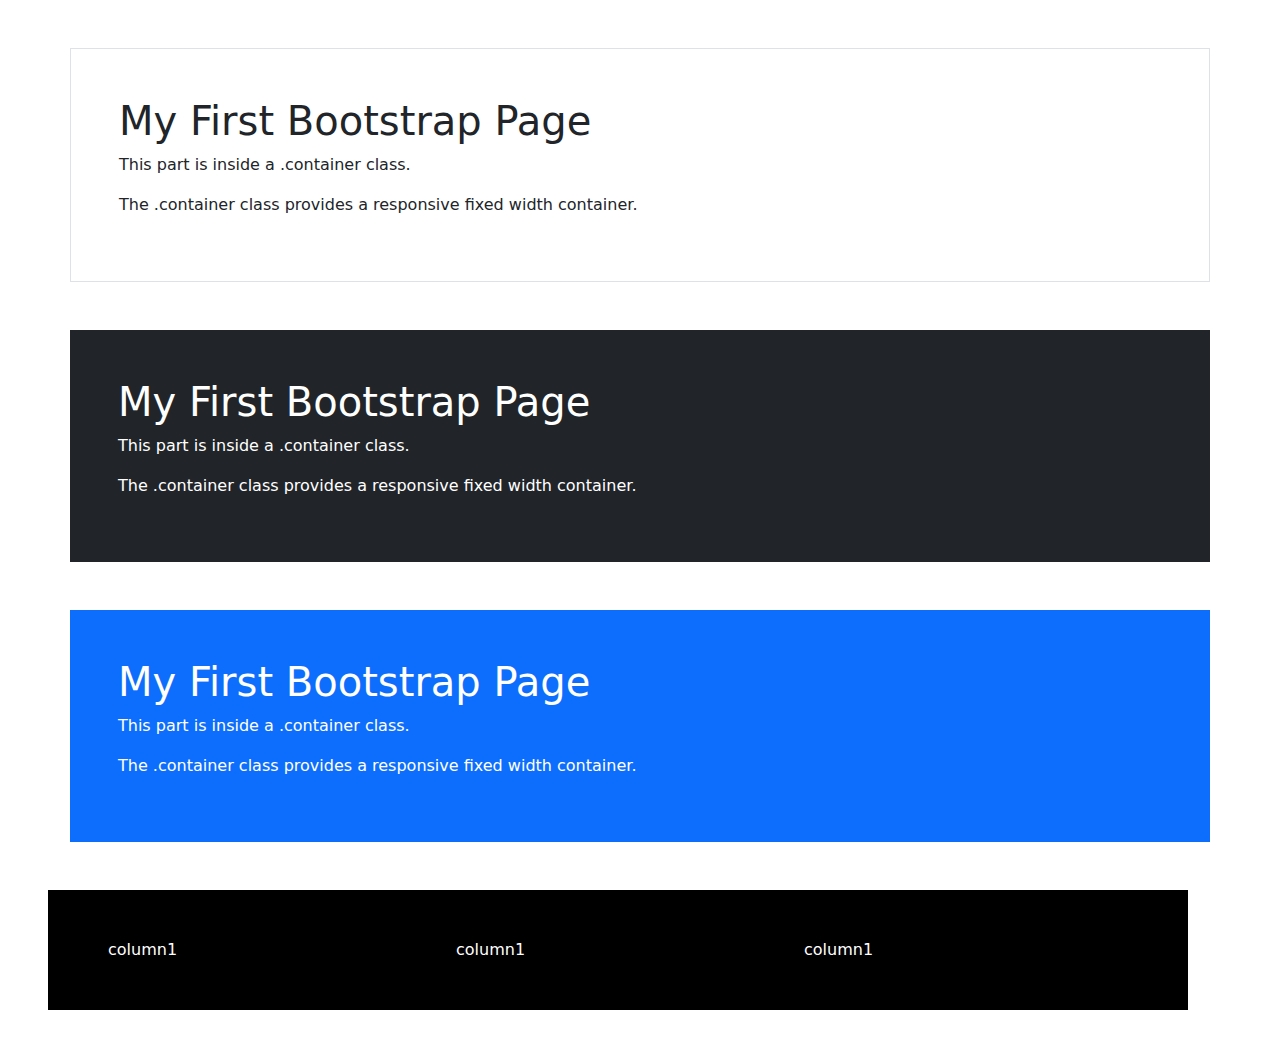
<file: Bootstrap5/index.html>
<!doctype html>
<html lang="en">
<head>
    <meta charset="UTF-8">
    <meta name="viewport"
          content="width=device-width, user-scalable=no, initial-scale=1.0, maximum-scale=1.0, minimum-scale=1.0">
    <meta http-equiv="X-UA-Compatible" content="ie=edge">
    <script src="https://cdn.jsdelivr.net/npm/bootstrap@5.3.2/dist/js/bootstrap.bundle.min.js"></script>
    <link rel="stylesheet" href="https://cdn.jsdelivr.net/npm/bootstrap@5.3.2/dist/css/bootstrap.min.css">
    <title>Bootstrap5 Guide</title>
</head>
<body>
    <div class="container p-5 my-5 border">
        <h1>My First Bootstrap Page</h1>
        <p>This part is inside a .container class.</p>
        <p>The .container class provides a responsive fixed width container.</p>
    </div>
    <div class="container p-5 my-5 bg-dark text-white">
        <h1>My First Bootstrap Page</h1>
        <p>This part is inside a .container class.</p>
        <p>The .container class provides a responsive fixed width container.</p>
    </div>

    <div class="container p-5 my-5 bg-primary text-white">
        <h1>My First Bootstrap Page</h1>
        <p>This part is inside a .container class.</p>
        <p>The .container class provides a responsive fixed width container.</p>
    </div>

    <div class=" row container p-5 m-5 bg-black text-white">
        <div class="col-md-4">column1</div>
        <div class="col-4">column1</div>
        <div class="col-md-4">column1</div>
    </div>
</body>
</html>
</file>
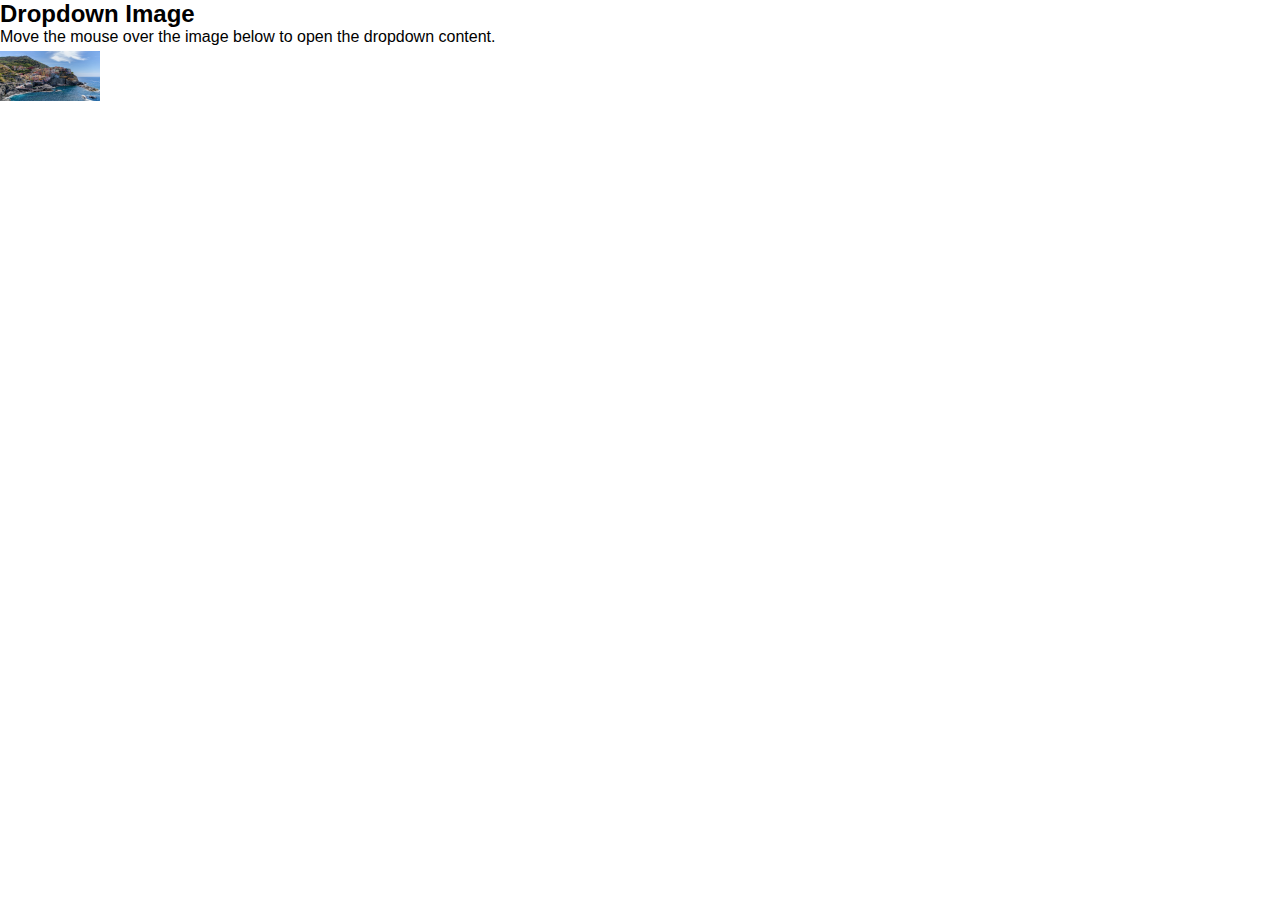
<file: dropdown.html>
<!DOCTYPE html>
<html lang="en">
<head>
    <meta charset="UTF-8">
    <meta name="viewport" content="width=device-width, initial-scale=1.0">
    <link rel="stylesheet" href="dropdown.css">
    <title>Dropdown</title>
</head>
<body>
    <h2>Dropdown Image</h2>
    <p>Move the mouse over the image below to open the dropdown content.</p>

    <div class="dropdown">
        <img src="city.jpg" alt="City" width="100" height="50">
        <div class="dropdown-content">
            <img src="city.jpg" alt="City" height="width" height="200">
            <div class="desc">Beautiful Cinque Terre</div>
        </div>
    </div>
</body>
</html>
</file>
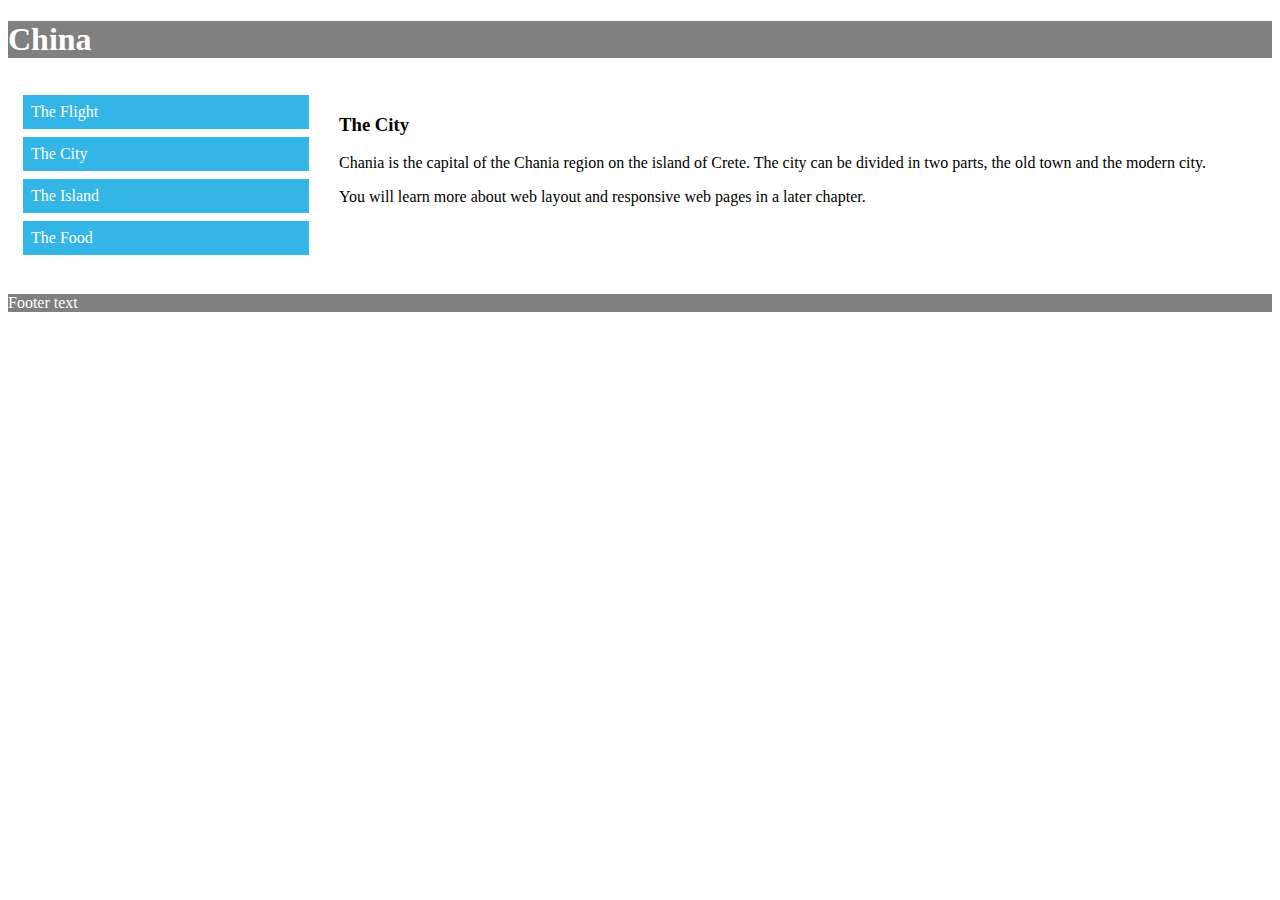
<file: float.html>
<!DOCTYPE html>
<html lang="en">
<head>
    <meta charset="UTF-8">
    <meta name="viewport" content="width=device-width, initial-scale=1.0">
    <link rel="stylesheet" href="float.css">
    <title>FloatExample</title>
</head>
<body>
    <div class="header">
        <h1>China</h1>
    </div>

    <div class="clearfix">
        
        <div class="column table">
            <ul>
                <li>The Flight</li>
                <li>The City</li>
                <li>The Island</li>
                <li>The Food</li>
            </ul>
        </div>

        <div class="column content">
            <h3>The City</h3>
            <p>
                Chania is the capital of the Chania region on the island 
                of Crete. The city can be divided in two parts, the 
                old town and the modern city.
            </p>
            <p>You will learn more about web layout and responsive web pages in a later chapter.</p>
        </div>
            
    </div>

    <div class="footer">
        <p>Footer text</p>
    </div>
</body>
</html>
</file>
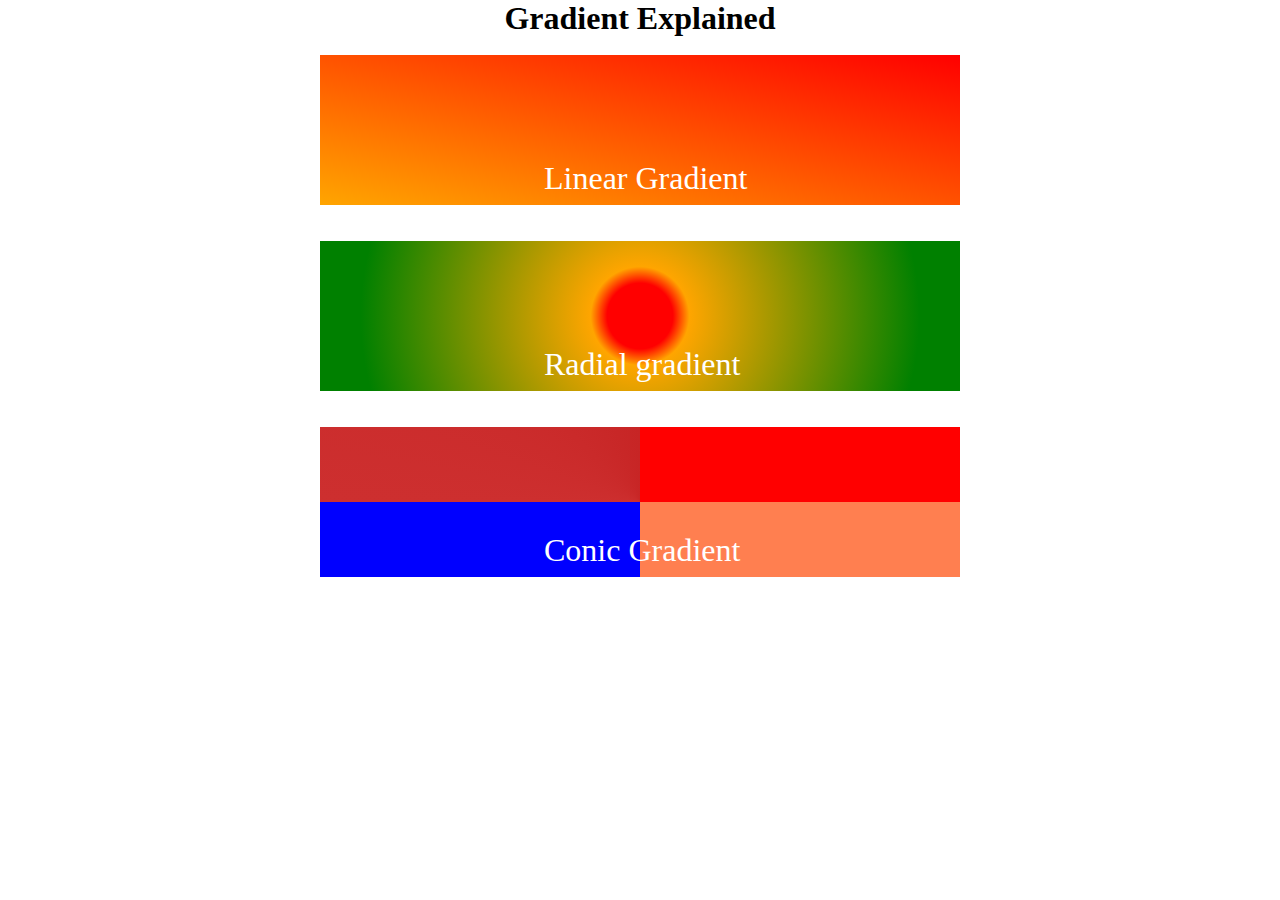
<file: gradient.html>
<!DOCTYPE html>
<html lang="en">
<head>
    <meta charset="UTF-8">
    <meta name="viewport" content="width=device-width, initial-scale=1.0">
    <link rel="stylesheet" href="gradient.css">
    <title>Gradient Tutorial</title>
</head>
<body>
    <h1 style="text-align: center;">Gradient Explained</h1>
    <br>
    <div class="linear-gradient">
        <p>Linear Gradient</p>
    </div>

    <br><br>

    <div class="radial-gradient">
        <p>Radial gradient</p>
    </div>

    <br><br>

    <div class="conic-gradient">
        <p>Conic Gradient</p>
    </div>
</body>
</html>
</file>
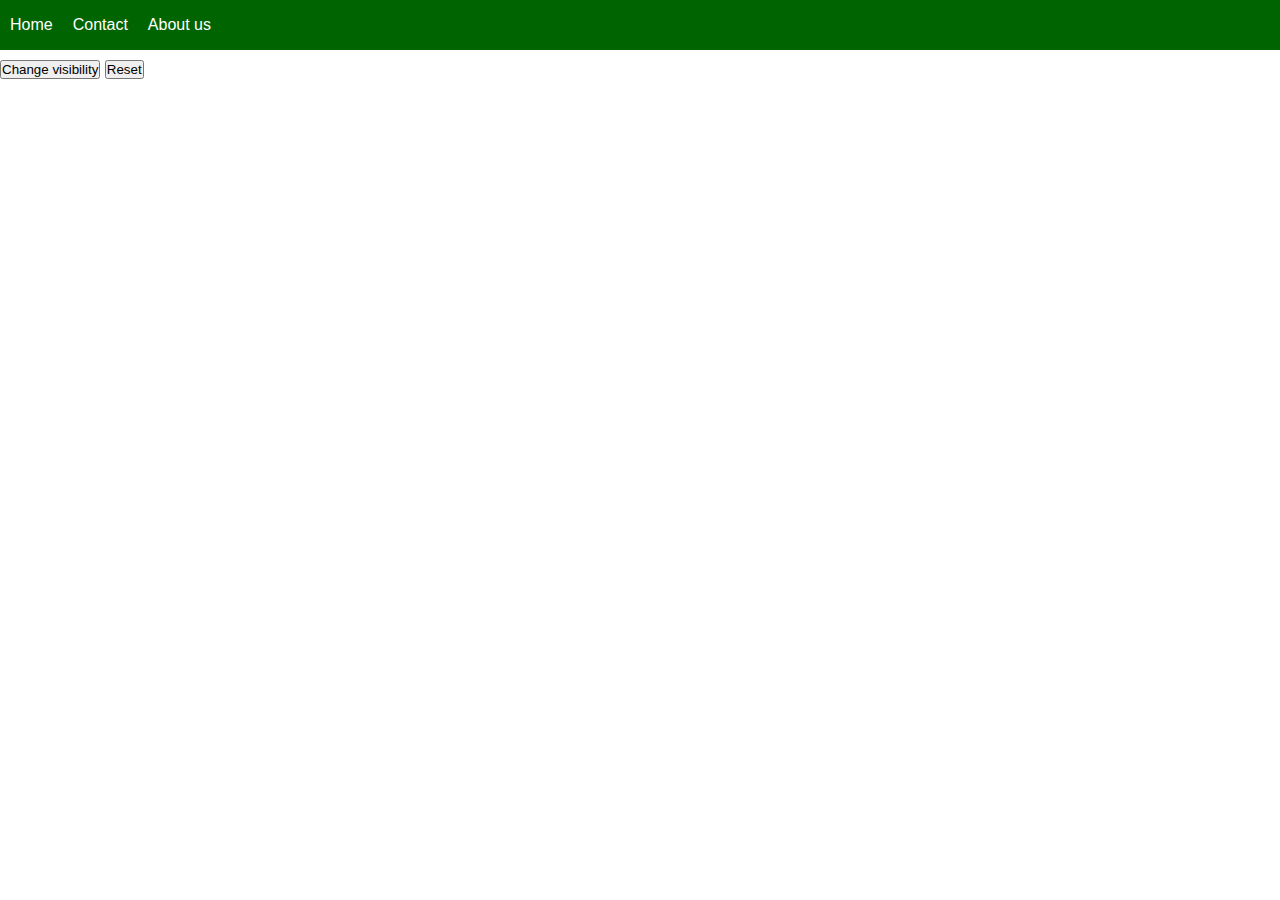
<file: navbar.html>
<!DOCTYPE html>
<html lang="en">
<head>
    <meta charset="UTF-8">
    <meta name="viewport" content="width=device-width, initial-scale=1.0">
    <link rel="stylesheet" href="navbar.css">
    <title>MainSite</title>
</head>
<body>
    <ul id="newlist">
        <li><a href="#">Home</a></li>
        <li><a href="#">Contact</a></li>
        <li><a href="#">About us</a></li>
    </ul>
    <button onclick="disapper(1)">Change visibility</button>
    <button onclick="disapper(0)">Reset</button>

    <script>
        function disapper(number) {
            if (number == 1) {
                document.getElementById("newlist").style.display = "none";
            }
            else {
                document.getElementById("newlist").style.display = "block";
            }
        }
    </script>
</body>
</html>
</file>
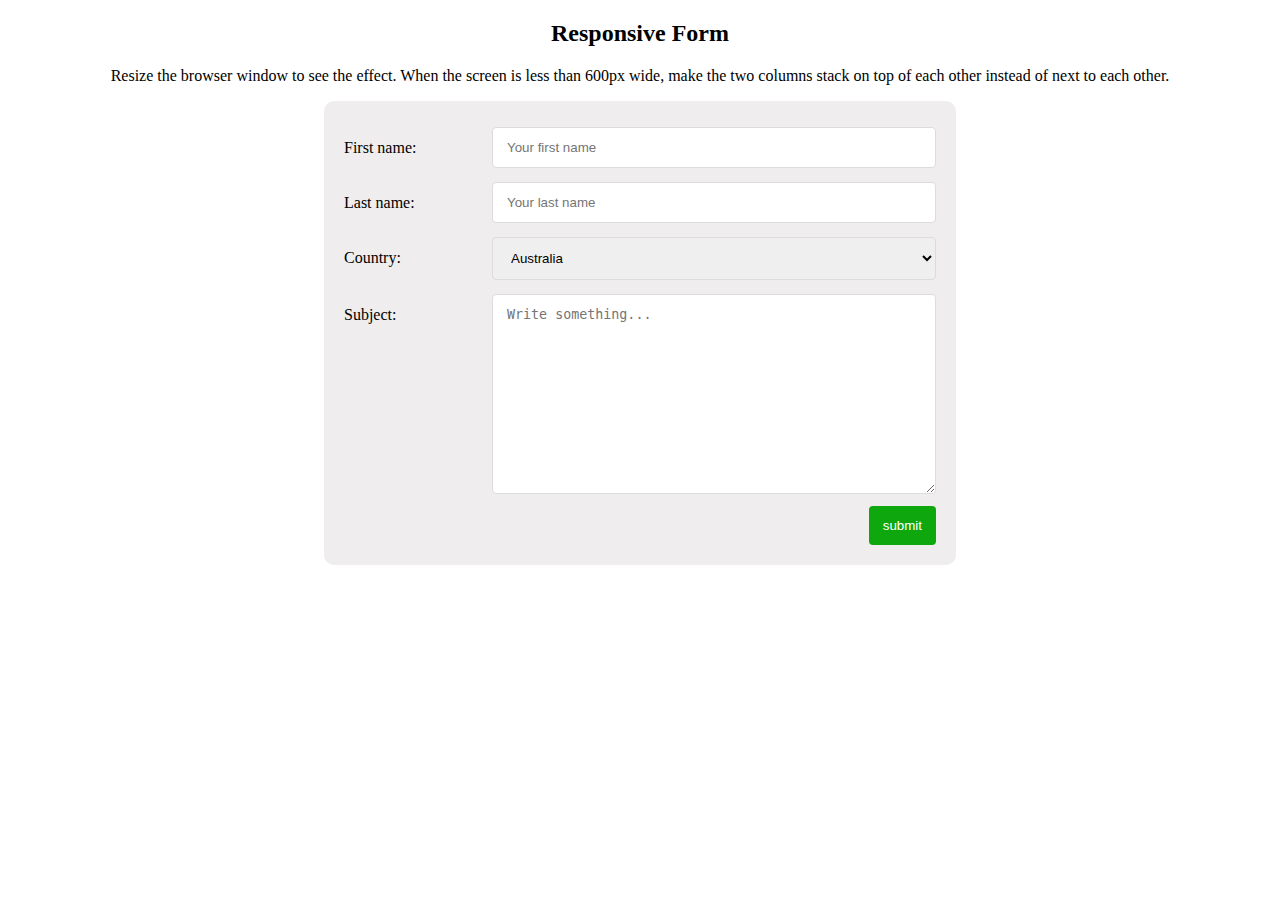
<file: responsive_form.html>
<!DOCTYPE html>
<html lang="en">
<head>
    <meta charset="UTF-8">
    <meta name="viewport" content="width=device-width, initial-scale=1.0">
    <link rel="stylesheet" href="responsive_form.css">
    <title>Responsive form</title>
</head>
<body>
    <h2 style="text-align: center;">Responsive Form</h2>
    <p style="text-align: center;">
        Resize the browser window to see the 
        effect. When the screen is less than 600px wide, 
        make the two columns stack on top of each 
        other instead of next to each other.
    </p>

    <div class="container">
    <form action="#" method="post">
        <div class="row">
            <div class="col-25">
                <label for="fname">First name:</label>
            </div>
            <div class="col-75">
                <input type="text" name="firstname" id="fname" placeholder="Your first name">
            </div>
        </div>

        <div class="row">
            <div class="col-25">
                <label for="lname">Last name:</label>
            </div>
            <div class="col-75">
                <input type="text" name="lastname" id="lname" placeholder="Your last name">
            </div>
        </div>

        <div class="row">
            <div class="col-25">
                <label for="country">Country:</label>
            </div>
            <div class="col-75">
                <select name="country" id="country">
                    <option value="Australia">Australia</option>
                    <option value="Canada">Canada</option>
                    <option value="USA">USA</option>
                </select>
            </div>
        </div>

        <div class="row">
            <div class="col-25">
                <label for="subject">Subject:</label>
            </div>
            <div class="col-75">
                <textarea name="subject" id="subject" placeholder="Write something..." style="height: 200px;"></textarea>
            </div>
        </div>

        <div class="row">
            <input type="submit" value="submit">
        </div>

    </form>
    </div>
</body>
</html>
</file>
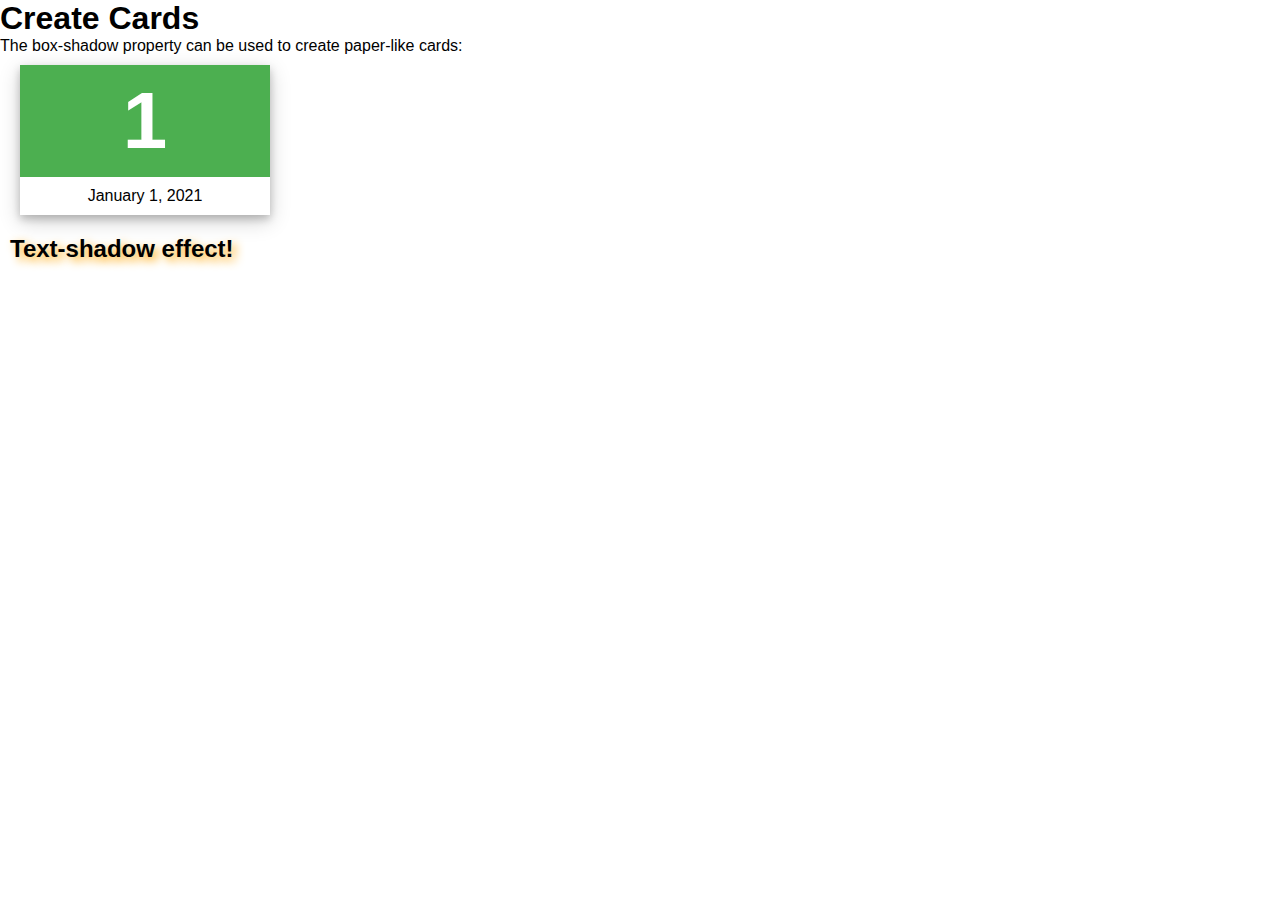
<file: shadows.html>
<!DOCTYPE html>
<html lang="en">
<head>
    <meta charset="UTF-8">
    <meta name="viewport" content="width=device-width, initial-scale=1.0">
    <link rel="stylesheet" href="shadows.css">
    <title>Shadows</title>
</head>
<body>
    <h1>Create Cards</h1>
    <p>The box-shadow property can be used to create paper-like cards:</p>

    <div class="card">
        <div class="image">
            <h1>1</h1>
        </div>

        <div class="container">
            <p>January 1, 2021</p>
        </div>
    </div>

    <h3>Text-shadow effect!</h3>
</body>
</html>
</file>
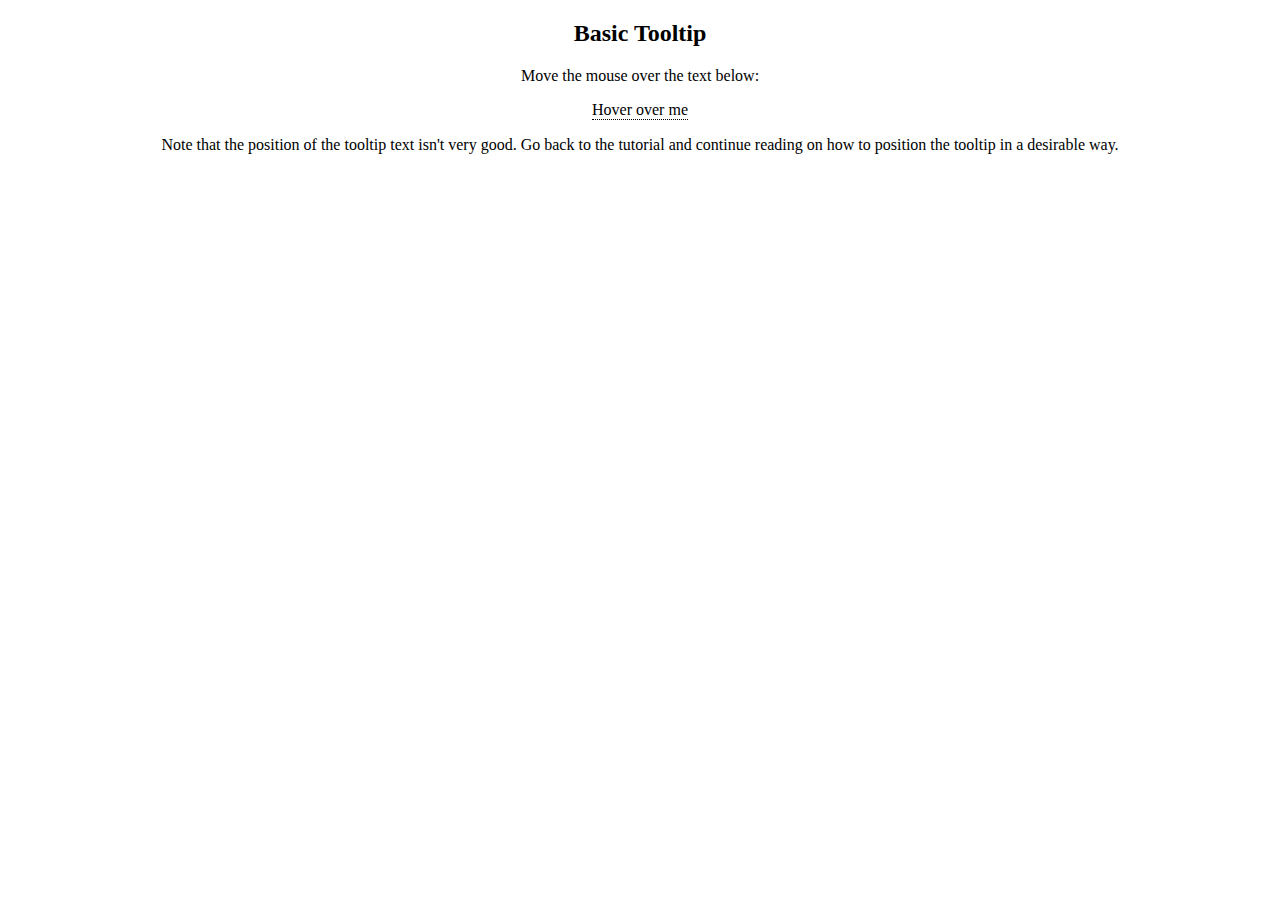
<file: tooltip.html>
<!DOCTYPE html>
<html lang="en">
<head>
    <meta charset="UTF-8">
    <meta name="viewport" content="width=device-width, initial-scale=1.0">
    <link rel="stylesheet" href="tooltip.css">
    <title>Tooltips</title>
</head>
<body style="text-align: center;">
    <h2>Basic Tooltip</h2>

    <p>Move the mouse over the text below:</p>

    <div class="tooltip">
        Hover over me
        <span><div class="tooltiptext">Tooltip text</div></span>
    </div>

    <p>
        Note that the position of the tooltip text isn't very good. Go back to the 
        tutorial and continue reading on how to position the tooltip in a desirable way.
    </p>

</body>
</html>
</file>
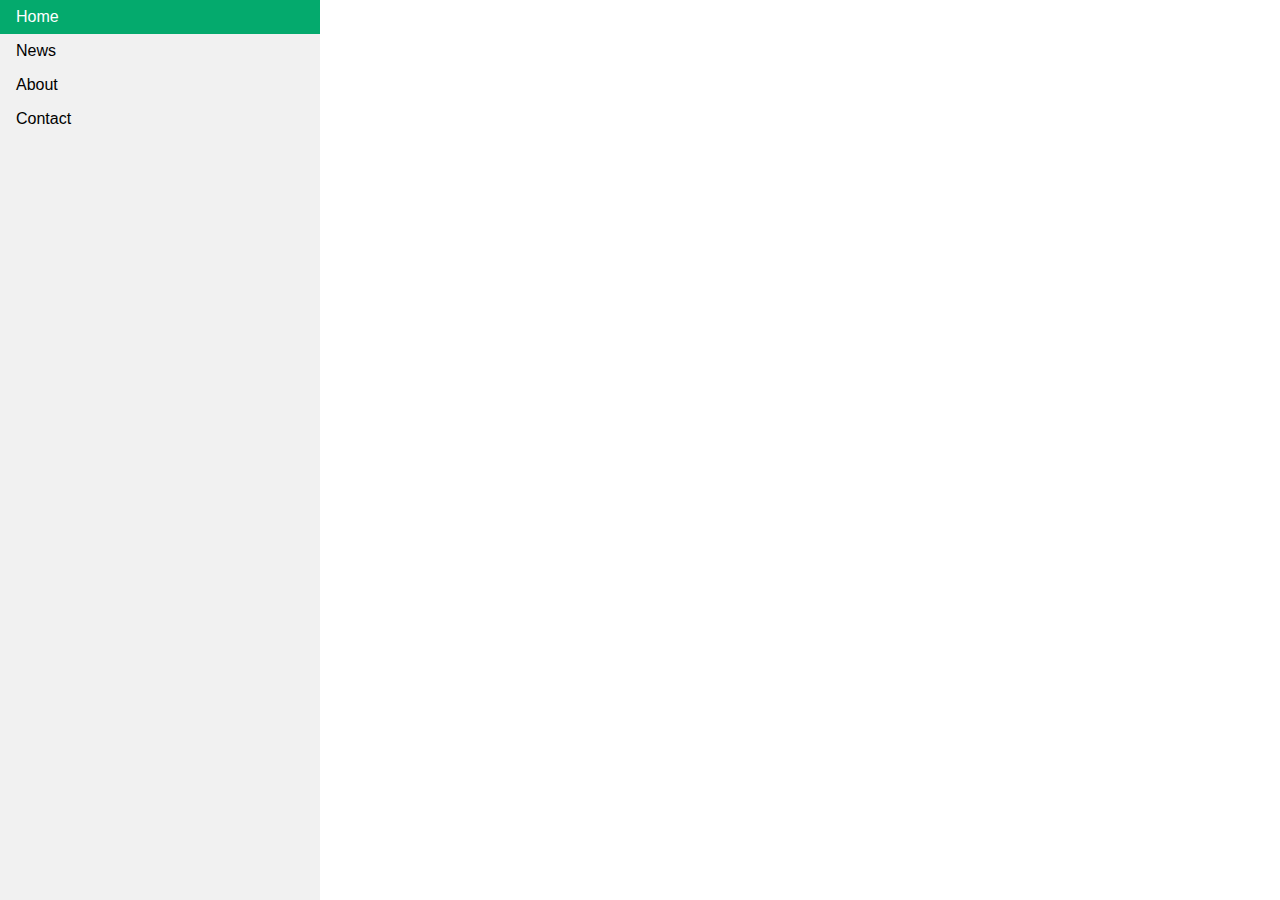
<file: vertical_navbar.html>
<!DOCTYPE html>
<html lang="en">
<head>
    <meta charset="UTF-8">
    <meta name="viewport" content="width=device-width, initial-scale=1.0">
    <link rel="stylesheet" href="vertical_navbar.css">
    <title>Vertical Navbar</title>
</head>
<body>
        <ul>
            <li><a href="#" class="active">Home</a></li>
            <li><a href="#">News</a></li>
            <li><a href="#">About</a></li>
            <li><a href="#">Contact</a></li>
        </ul>
</body>
</html>
</file>
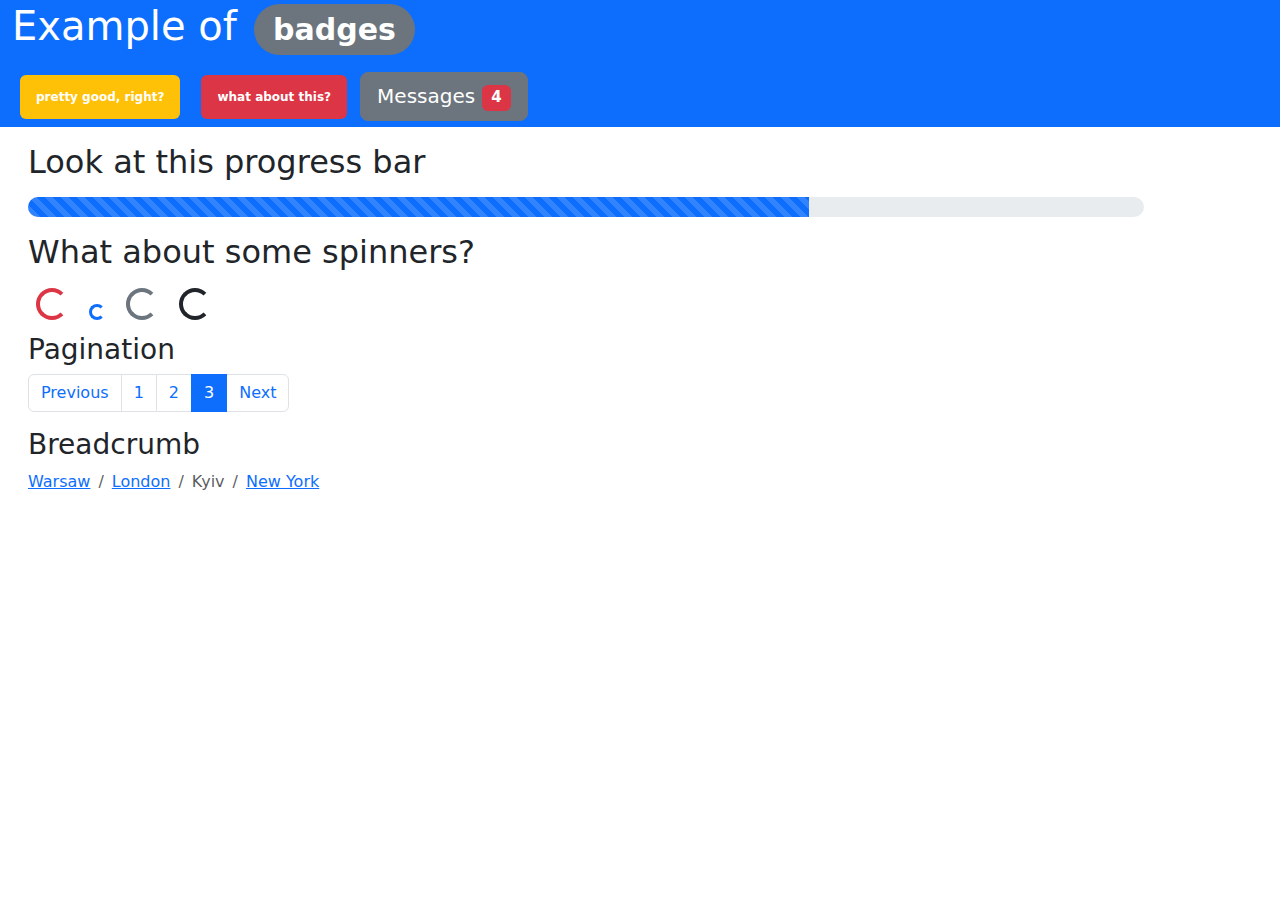
<file: Bootstrap5/badges.html>
<!doctype html>
<html lang="en">
<head>
    <meta charset="UTF-8">
    <meta name="viewport"
          content="width=device-width, user-scalable=no, initial-scale=1.0, maximum-scale=1.0, minimum-scale=1.0">
    <meta http-equiv="X-UA-Compatible" content="ie=edge">
    <script src="https://cdn.jsdelivr.net/npm/bootstrap@5.3.2/dist/js/bootstrap.bundle.min.js"></script>
    <link rel="stylesheet" href="https://cdn.jsdelivr.net/npm/bootstrap@5.3.2/dist/css/bootstrap.min.css">
    <title>Bootstrap badges</title>
</head>
<body>
    <div class="container-fluid bg-primary text-white">
        <h1>Example of <span class="badge bg-secondary rounded-pill m-1">badges</span></h1>
        <span class="badge bg-warning rounded m-2 p-3">pretty good, right?</span>
        <span class="badge bg-danger m-2 p-3">what about this?</span>
        <button type="button" class="btn btn-secondary btn-lg">
            Messages <span class="badge bg-danger">4</span>
        </button>
    </div>
    <div class="container m-3">
        <h2>Look at this progress bar</h2>
        <div class="progress rounded-pill my-3" style="height: 20px">
            <div class="progress-bar progress-bar-striped" style="width: 70%"></div>
        </div>
        <h2>What about some spinners?</h2>
        <span class="spinner-border spinner-border-lg text-danger m-2"></span>
        <span class="spinner-border spinner-border-sm text-primary m-2"></span>
        <span class="spinner-border text-secondary m-2"></span>
        <span class="spinner-border text-dark m-2"></span>
        <span class="spinner-grow spinner-grow-lg text-info m-2"></span>
        <span class="spinner-grow spinner-grow-sm text-secondary m-2"></span>
        <h3>Pagination</h3>
        <ul class="pagination">
            <li class="page-item"><a class="page-link" href="#">Previous</a></li>
            <li class="page-item"><a class="page-link" href="#">1</a></li>
            <li class="page-item"><a class="page-link" href="#">2</a></li>
            <li class="page-item active"><a class="page-link" href="#">3</a></li>
            <li class="page-item"><a class="page-link" href="#">Next</a></li>
        </ul>
        <h3>Breadcrumb</h3>
        <ul class="breadcrumb">
            <li class="breadcrumb-item"><a href="#">Warsaw</a></li>
            <li class="breadcrumb-item"><a href="#">London</a></li>
            <li class="breadcrumb-item active">Kyiv</li>
            <li class="breadcrumb-item"><a href="#">New York</a></li>
        </ul>
    </div>

</body>
</html>
</file>
<file: dropdown.css>
* {
    margin: 0;
    padding: 0;
    box-sizing: border-box;
    font-family: sans-serif;
}

.dropdown {
    margin-top: 5px;
    position: relative;
    display: inline-block;
}

.dropdown-content {
    display: none;
    position: absolute;
    min-width: 160px;
    background-color: #f9f9f9;
    z-index: 1;
    box-shadow: 0px 8px 16px 0px rgba(0,0,0,0.2);
}

.dropdown:hover .dropdown-content {
    display: block;
}

.desc {
    padding: 16px;
    text-align: center;
}
</file>
<file: float.css>
* {
    box-sizing: border-box;
}

.header, .footer {
    background-color: grey;
    color: white;
}

.clearfix::after {
    content: "";
    clear: both;
    display: table;
}

.column {
    float: left;
    padding: 15px;
}

.table {
    width: 25%;
}

.table ul {
    list-style-type: none;
    margin: 0;
    padding: 0;
}

.table ul>li {
    padding: 8px;
    margin-bottom: 8px;
    background-color: #33b5e5;
    color: white;
}

.table ul>li:hover{
    background-color: #0099cc;
}

.content {
    width: 75%;
}
</file>
<file: gradient.css>
* {
    margin: 0;
    padding: 0;
}

.linear-gradient {
    width: 50%;
    height: 150px;
    margin: auto;
    background-image: linear-gradient(to right top, orange, red);
}

p {
    position: relative;
    z-index: 1;
    top: 70%;
    left: 35%;
    color: white;
    font-size: 2em;
}

.radial-gradient {
    width: 50%;
    height: 150px;
    margin: auto;
    background-image: radial-gradient(circle, red 10%, orange 15%, green 85%);
}

.conic-gradient {
    width: 50%;
    height: 150px;
    margin: auto;
    background-image: conic-gradient(red 0deg, red 90deg, coral 90deg, coral 180deg, blue 180deg, blue 270deg, rgb(205, 47, 47) 270deg, rgb(199, 37, 37) 360deg);
}
</file>
<file: navbar.css>
* {
    margin: 0;
    padding: 0;
    font-family: sans-serif;
    box-sizing: border-box;
}

ul {
    display: block;
    list-style-type: none;
    background-color: darkgreen;
    max-width: 100%;
    display: flex;
    align-items: center;
    justify-content: start;
    margin-bottom: 10px;
    height: 50px;
}

ul>li {
    display: inline;
}

li>a {
    text-decoration: none;
    color: white;
    margin: 10px 10px 10px 10px;
}
</file>
<file: responsive_form.css>
* {
    box-sizing: border-box;
}

.container {
    height: auto;
    width: 50%;
    margin: auto;
    padding: 20px;
    background-color: rgb(239, 237, 237);
    border-radius: 10px;
}

.row::after {
    content: "";
    clear: both;
    display: table;
}

.col-25 {
    float: left;
    width: 25%;
    margin-top: 6px;
}

.col-75 {
    float: left;
    width: 75%;
    margin-top: 6px;
}

input[type="text"], textarea, select {
    border: 1px solid rgb(220, 220, 220);
    border-radius: 4px;
    padding: 12px 14px;
    margin-bottom: 8px;
    width: 100%;
    resize: vertical;
}

label {
    display: inline-block;
    padding: 12px 12px 12px 0;
}

input[type="submit"] {
    float: right;
    color: white;
    background-color: rgb(14, 168, 14);
    padding: 12px 14px;
    border: none;
    cursor: pointer;
    border-radius: 4px;
}

input[type="submit"]:hover {
    background-color: green;
}

@media screen and (max-width: 600px) {
    .col-25, .col-75, input[type="submit"] {
        width: 100%;
        margin-top: 0;
    }
}
</file>
<file: shadows.css>
* {
    margin: 0;
    padding: 0;
    box-sizing: border-box;
    font-family: sans-serif;
}

.container {
    padding: 10px;
}

.card {
    margin: 10px 10px 10px 20px;
    width: 250px;
    text-align: center;
    box-shadow: 0 4px 8px 0 rgba(0, 0, 0, 0.2), 0 6px 20px 0 rgba(0, 0, 0, 0.19);
}
.image {
    color: white;
    background-color: #4CAF50;
    padding: 10px;
    font-size: 2.5em
}

h3 {
    padding: 10px;
    font-size: 1.5em;
    text-shadow: 4px 4px 10px orange;
}
</file>
<file: tooltip.css>
* {
    box-sizing: border-box;
}

.tooltip {
    position: relative;
    display: inline-block;
    border-bottom: 1px dotted black;
}

.tooltiptext {
    display: inline-block;
    visibility: hidden;
    background-color: black;
    color: #fff;
    width: 120px;
    text-align: center;
    padding: 5px 0;
    margin-left: 0;
    border-radius: 8px;
    position: absolute;
    z-index: 1;
    top: -5px;
    left: 105%;
}

.tooltip:hover .tooltiptext {
    visibility: visible;
}
</file>
<file: vertical_navbar.css>
* {
    box-sizing: border-box;
    font-family: sans-serif;
    margin: 0;
    padding: 0;
}

ul {
    list-style-type: none;
    margin: 0;
    padding: 0;
    width: 25%;
    background-color: #f1f1f1;
    position: fixed;
    height: 100%;
    overflow: auto;
}

ul>li>a {
    display: block;
    color: #000;
    padding: 8px 16px;
    text-decoration: none;
}

li a.active {
    background-color: #04AA6D;
    color: white;
}

li a:hover:not(.active) {
    background-color: #555;
    color: white;
}
</file>
